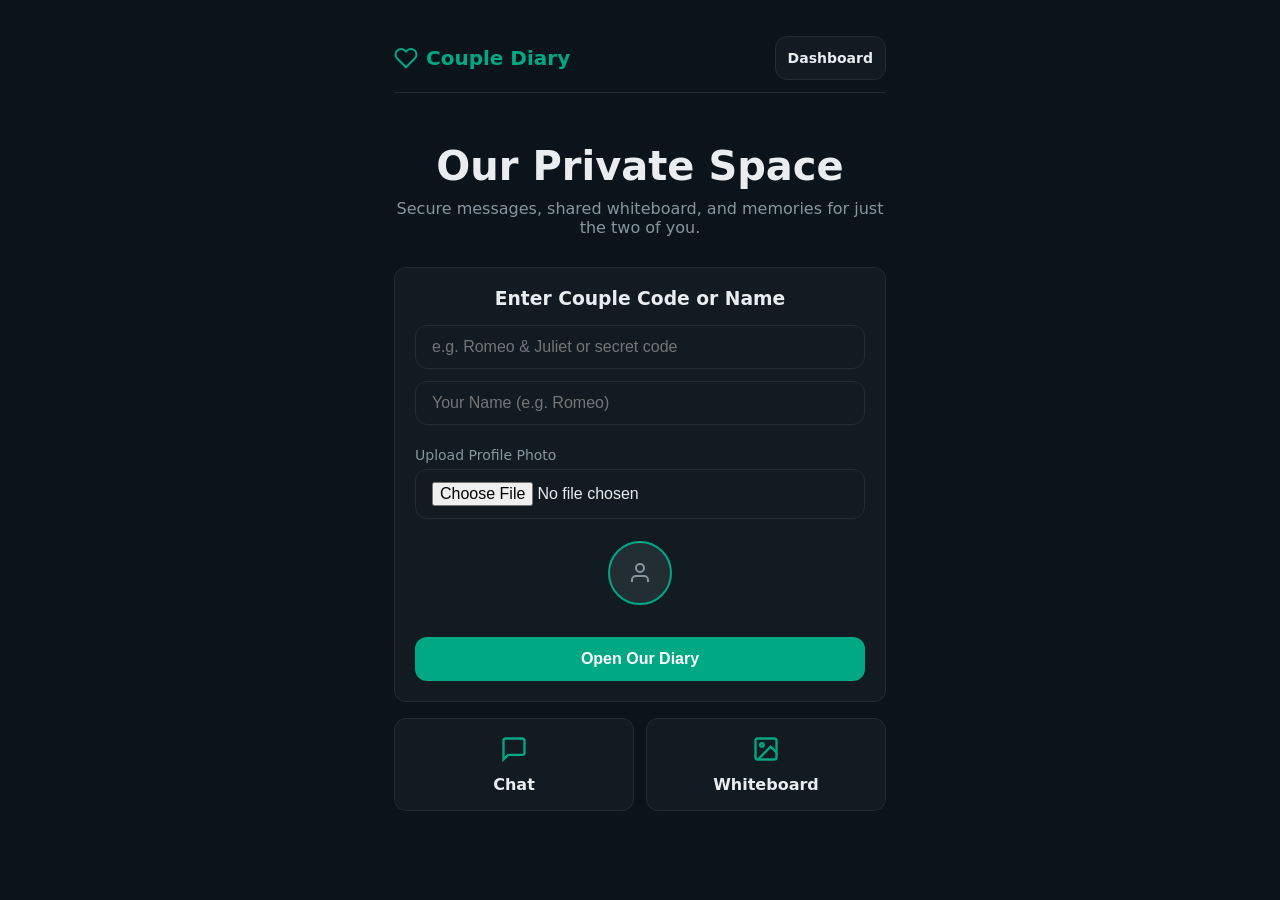
<file: index.html>
<!DOCTYPE html>
<html lang="en">
<head>
  <meta charset="UTF-8">
  <meta name="viewport" content="width=device-width, initial-scale=1.0">
  <title>Couple Diary</title>
  <link rel="stylesheet" href="style.css">
</head>
<body>
  <div class="container">
    <header>
      <a href="index.html" class="logo">
        <svg width="24" height="24" viewBox="0 0 24 24" fill="none" stroke="currentColor" stroke-width="2"><path d="M20.84 4.61a5.5 5.5 0 0 0-7.78 0L12 5.67l-1.06-1.06a5.5 5.5 0 0 0-7.78 7.78l1.06 1.06L12 21.23l7.78-7.78 1.06-1.06a5.5 5.5 0 0 0 0-7.78z"></path></svg>
        Couple Diary
      </a>
      <a href="dashboard.html" class="btn btn-secondary" style="padding: 6px 12px; font-size: 14px;">Dashboard</a>
    </header>

    <div style="text-align: center; margin: 30px 0;">
      <h1 style="font-size: clamp(28px, 6vw, 40px); margin-bottom: 10px;">Our Private Space</h1>
      <p style="color: var(--text-muted); font-size: 16px;">Secure messages, shared whiteboard, and memories for just the two of you.</p>
    </div>

    <div class="card" style="text-align: center;">
      <h3 style="margin-bottom: 16px;">Enter Couple Code or Name</h3>
      <div style="display: flex; flex-direction: column; gap: 12px;">
        <input type="text" id="coupleCode" placeholder="e.g. Romeo & Juliet or secret code">
        <input type="text" id="userName" placeholder="Your Name (e.g. Romeo)">
        
        <div style="margin-top: 10px; text-align: left;">
          <label style="font-size: 14px; color: var(--text-muted); display: block; margin-bottom: 6px;">Upload Profile Photo</label>
          <input type="file" id="photoInput" accept="image/*">
        </div>

        <div class="round-avatar" id="previewAvatar" style="margin: 10px auto;">
          <svg width="24" height="24" fill="none" stroke="var(--text-muted)" stroke-width="2" viewBox="0 0 24 24"><path d="M20 21v-2a4 4 0 0 0-4-4H8a4 4 0 0 0-4 4v2"></path><circle cx="12" cy="7" r="4"></circle></svg>
        </div>

        <button class="btn" id="enterBtn" style="width: 100%; margin-top: 10px;">Open Our Diary</button>
      </div>
    </div>

    <div style="display: grid; grid-template-columns: 1fr 1fr; gap: 12px; margin-bottom: 20px;">
      <a href="chat.html" class="card" style="text-decoration: none; color: inherit; text-align: center; padding: 16px;">
        <svg width="28" height="28" fill="none" stroke="var(--accent)" stroke-width="2" viewBox="0 0 24 24"><path d="M21 15a2 2 0 0 1-2 2H7l-4 4V5a2 2 0 0 1 2-2h14a2 2 0 0 1 2 2z"></path></svg>
        <h4 style="margin-top: 8px;">Chat</h4>
      </a>
      <a href="whiteboard.html" class="card" style="text-decoration: none; color: inherit; text-align: center; padding: 16px;">
        <svg width="28" height="28" fill="none" stroke="var(--accent)" stroke-width="2" viewBox="0 0 24 24"><rect x="3" y="3" width="18" height="18" rx="2" ry="2"></rect><circle cx="8.5" cy="8.5" r="1.5"></circle><polyline points="21 15 16 10 5 21"></polyline></svg>
        <h4 style="margin-top: 8px;">Whiteboard</h4>
      </a>
    </div>
  </div>

  <script>
    const photoInput = document.getElementById('photoInput');
    const previewAvatar = document.getElementById('previewAvatar');
    let base64Photo = '';

    photoInput.addEventListener('change', (e) => {
      const file = e.target.files[0];
      if (file) {
        const reader = new FileReader();
        reader.onload = (event) => {
          base64Photo = event.target.result;
          previewAvatar.innerHTML = `<img src="${base64Photo}" alt="Avatar">`;
        };
        reader.readAsDataURL(file);
      }
    });

    document.getElementById('enterBtn').addEventListener('click', () => {
      const code = document.getElementById('coupleCode').value.trim() || 'DefaultCouple';
      const name = document.getElementById('userName').value.trim() || 'Partner';
      
      localStorage.setItem('couple_code', code);
      localStorage.setItem('couple_username', name);
      if (base64Photo) {
        localStorage.setItem('couple_photo', base64Photo);
      }
      
      window.location.href = 'chat.html';
    });
  </script>
</body>
</html>
</file>
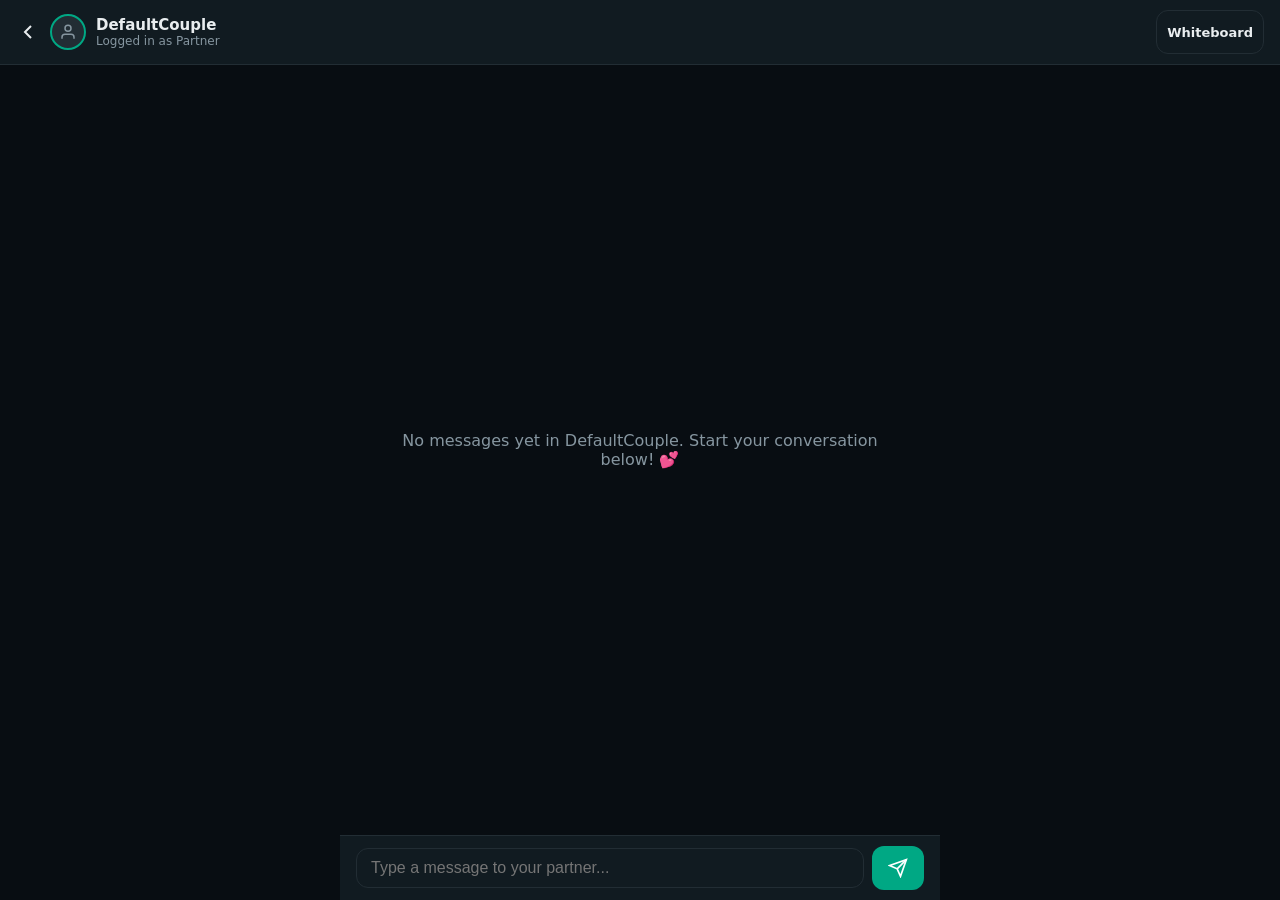
<file: chat.html>
<!DOCTYPE html>
<html lang="en">
<head>
  <meta charset="UTF-8">
  <meta name="viewport" content="width=device-width, initial-scale=1.0">
  <title>Chat - Couple Diary</title>
  <link rel="stylesheet" href="style.css">
  <style>
    body {
      background-color: var(--bg-chat);
      height: 100vh;
      display: flex;
      flex-direction: column;
    }
    .chat-header {
      background-color: var(--bg-panel);
      padding: 10px 16px;
      display: flex;
      align-items: center;
      justify-content: space-between;
      border-bottom: 1px solid var(--border-color);
      position: sticky;
      top: 0;
      z-index: 10;
    }
    .chat-container {
      flex: 1;
      overflow-y: auto;
      padding: 16px;
      display: flex;
      flex-direction: column;
      gap: 12px;
      max-width: 600px;
      width: 100%;
      margin: 0 auto;
    }
    .message {
      max-width: 75%;
      padding: 8px 12px;
      border-radius: var(--radius);
      position: relative;
      font-size: 15px;
      line-height: 1.4;
      word-break: break-word;
    }
    .message.me {
      background-color: var(--bubble-me);
      align-self: flex-end;
      border-top-right-radius: 2px;
    }
    .message.you {
      background-color: var(--bubble-you);
      align-self: flex-start;
      border-top-left-radius: 2px;
    }
    .message .sender {
      font-size: 12px;
      color: var(--accent);
      margin-bottom: 2px;
      font-weight: 600;
    }
    .message .time {
      font-size: 10px;
      color: var(--text-muted);
      float: right;
      margin-left: 8px;
      margin-top: 4px;
    }
    .chat-input-bar {
      background-color: var(--bg-panel);
      padding: 10px 16px;
      display: flex;
      gap: 8px;
      align-items: center;
      border-top: 1px solid var(--border-color);
      max-width: 600px;
      width: 100%;
      margin: 0 auto;
    }
    .chat-input-bar input {
      flex: 1;
      padding: 10px 14px;
    }
  </style>
</head>
<body>

  <div class="chat-header">
    <div class="flex-row" style="gap: 10px;">
      <a href="index.html" style="color: var(--text-main); text-decoration: none; display: flex; align-items: center;">
        <svg width="24" height="24" fill="none" stroke="currentColor" stroke-width="2" viewBox="0 0 24 24"><polyline points="15 18 9 12 15 6"></polyline></svg>
      </a>
      <div class="round-avatar" id="headerAvatar" style="width: 36px; height: 36px;">
        <svg width="18" height="18" fill="none" stroke="var(--text-muted)" stroke-width="2" viewBox="0 0 24 24"><path d="M20 21v-2a4 4 0 0 0-4-4H8a4 4 0 0 0-4 4v2"></path><circle cx="12" cy="7" r="4"></circle></svg>
      </div>
      <div>
        <div id="coupleTitle" style="font-weight: 600; font-size: 15px;">Our Diary</div>
        <div id="activeUser" style="font-size: 12px; color: var(--text-muted);">Online</div>
      </div>
    </div>
    <a href="whiteboard.html" class="btn btn-secondary" style="padding: 6px 10px; font-size: 13px;">Whiteboard</a>
  </div>

  <div class="chat-container" id="chatContainer">
    <!-- Messages loaded dynamically -->
  </div>

  <div class="chat-input-bar">
    <input type="text" id="msgInput" placeholder="Type a message to your partner...">
    <button class="btn" id="sendBtn" style="padding: 10px 16px;">
      <svg width="20" height="20" fill="none" stroke="currentColor" stroke-width="2" viewBox="0 0 24 24"><line x1="22" y1="2" x2="11" y2="13"></line><polygon points="22 2 15 22 11 13 2 9 22 2"></polygon></svg>
    </button>
  </div>

  <script>
    const code = localStorage.getItem('couple_code') || 'DefaultCouple';
    const username = localStorage.getItem('couple_username') || 'Partner';
    const userPhoto = localStorage.getItem('couple_photo') || '';

    document.getElementById('coupleTitle').textContent = code;
    document.getElementById('activeUser').textContent = 'Logged in as ' + username;

    if (userPhoto) {
      document.getElementById('headerAvatar').innerHTML = `<img src="${userPhoto}" alt="Avatar">`;
    }

    const storageKey = 'couple_msgs_' + code;

    function loadMessages() {
      const container = document.getElementById('chatContainer');
      const msgs = JSON.parse(localStorage.getItem(storageKey) || '[]');
      
      if (msgs.length === 0) {
        container.innerHTML = `
          <div style="text-align: center; color: var(--text-muted); margin: auto; padding: 20px;">
            <p>No messages yet in ${code}. Start your conversation below! 💕</p>
          </div>
        `;
        return;
      }

      container.innerHTML = msgs.map(m => {
        const isMe = m.sender === username;
        return `
          <div class="message ${isMe ? 'me' : 'you'}">
            ${!isMe ? `<div class="sender">${m.sender}</div>` : ''}
            <div>${m.text}</div>
            <div class="time">${m.time}</div>
          </div>
        `;
      }).join('');
      
      container.scrollTop = container.scrollHeight;
    }

    function sendMessage() {
      const input = document.getElementById('msgInput');
      const text = input.value.trim();
      if (!text) return;

      const now = new Date();
      const timeStr = now.toLocaleTimeString([], { hour: '2-digit', minute: '2-digit' });

      const msgs = JSON.parse(localStorage.getItem(storageKey) || '[]');
      msgs.push({
        sender: username,
        text: text,
        time: timeStr
      });

      localStorage.setItem(storageKey, JSON.stringify(msgs));
      input.value = '';
      loadMessages();
    }

    document.getElementById('sendBtn').addEventListener('click', sendMessage);
    document.getElementById('msgInput').addEventListener('keypress', (e) => {
      if (e.key === 'Enter') sendMessage();
    });

    loadMessages();
  </script>
</body>
</html>
</file>
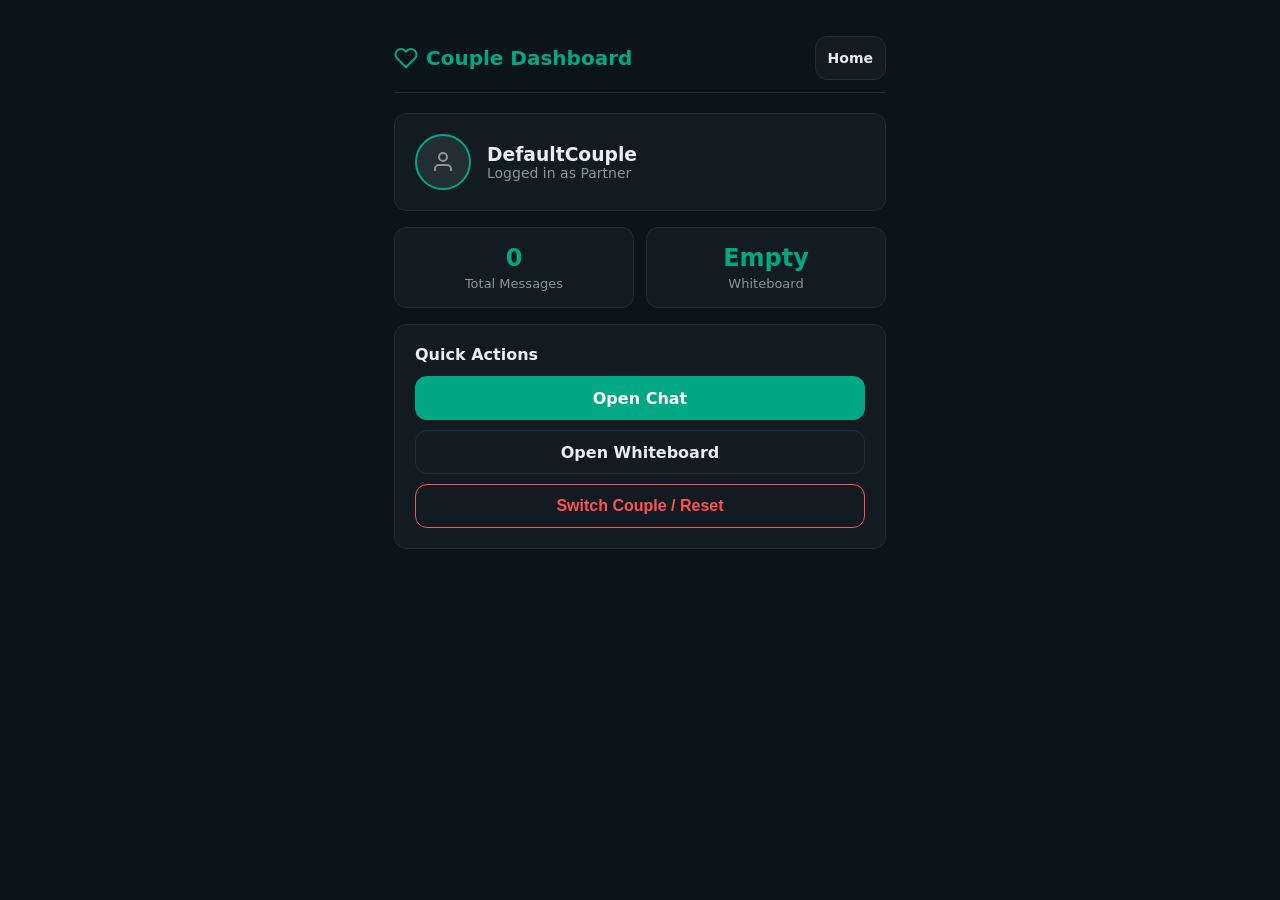
<file: dashboard.html>
<!DOCTYPE html>
<html lang="en">
<head>
  <meta charset="UTF-8">
  <meta name="viewport" content="width=device-width, initial-scale=1.0">
  <title>Dashboard - Couple Diary</title>
  <link rel="stylesheet" href="style.css">
</head>
<body>
  <div class="container">
    <header>
      <a href="index.html" class="logo">
        <svg width="24" height="24" viewBox="0 0 24 24" fill="none" stroke="currentColor" stroke-width="2"><path d="M20.84 4.61a5.5 5.5 0 0 0-7.78 0L12 5.67l-1.06-1.06a5.5 5.5 0 0 0-7.78 7.78l1.06 1.06L12 21.23l7.78-7.78 1.06-1.06a5.5 5.5 0 0 0 0-7.78z"></path></svg>
        Couple Dashboard
      </a>
      <a href="index.html" class="btn btn-secondary" style="padding: 6px 12px; font-size: 14px;">Home</a>
    </header>

    <div class="card" style="display: flex; align-items: center; gap: 16px;">
      <div class="round-avatar" id="dashAvatar" style="width: 56px; height: 56px;">
        <svg width="24" height="24" fill="none" stroke="var(--text-muted)" stroke-width="2" viewBox="0 0 24 24"><path d="M20 21v-2a4 4 0 0 0-4-4H8a4 4 0 0 0-4 4v2"></path><circle cx="12" cy="7" r="4"></circle></svg>
      </div>
      <div>
        <h3 id="dashCoupleTitle">Our Diary</h3>
        <p id="dashUser" style="color: var(--text-muted); font-size: 14px;">Logged in as Partner</p>
      </div>
    </div>

    <div style="display: grid; grid-template-columns: 1fr 1fr; gap: 12px; margin-bottom: 16px;">
      <div class="card" style="text-align: center; padding: 16px; margin: 0;">
        <div style="font-size: 24px; font-weight: 700; color: var(--accent);" id="msgCount">0</div>
        <div style="font-size: 13px; color: var(--text-muted); margin-top: 4px;">Total Messages</div>
      </div>
      <div class="card" style="text-align: center; padding: 16px; margin: 0;">
        <div style="font-size: 24px; font-weight: 700; color: var(--accent);" id="boardStatus">Empty</div>
        <div style="font-size: 13px; color: var(--text-muted); margin-top: 4px;">Whiteboard</div>
      </div>
    </div>

    <div class="card">
      <h4 style="margin-bottom: 12px;">Quick Actions</h4>
      <div style="display: flex; flex-direction: column; gap: 10px;">
        <a href="chat.html" class="btn" style="width: 100%; text-align: center;">Open Chat</a>
        <a href="whiteboard.html" class="btn btn-secondary" style="width: 100%; text-align: center;">Open Whiteboard</a>
        <button class="btn btn-secondary" id="resetBtn" style="width: 100%; color: #ff5252; border-color: #ff5252;">Switch Couple / Reset</button>
      </div>
    </div>
  </div>

  <script>
    const code = localStorage.getItem('couple_code') || 'DefaultCouple';
    const username = localStorage.getItem('couple_username') || 'Partner';
    const userPhoto = localStorage.getItem('couple_photo') || '';

    document.getElementById('dashCoupleTitle').textContent = code;
    document.getElementById('dashUser').textContent = 'Logged in as ' + username;

    if (userPhoto) {
      document.getElementById('dashAvatar').innerHTML = `<img src="${userPhoto}" alt="Avatar">`;
    }

    const msgs = JSON.parse(localStorage.getItem('couple_msgs_' + code) || '[]');
    document.getElementById('msgCount').textContent = msgs.length;

    const boardSaved = localStorage.getItem('couple_board_' + code);
    if (boardSaved) {
      document.getElementById('boardStatus').textContent = 'Saved Artwork';
    }

    document.getElementById('resetBtn').addEventListener('click', () => {
      if (confirm('Switch couple or reset local data?')) {
        localStorage.removeItem('couple_code');
        localStorage.removeItem('couple_username');
        localStorage.removeItem('couple_photo');
        window.location.href = 'index.html';
      }
    });
  </script>
</body>
</html>
</file>
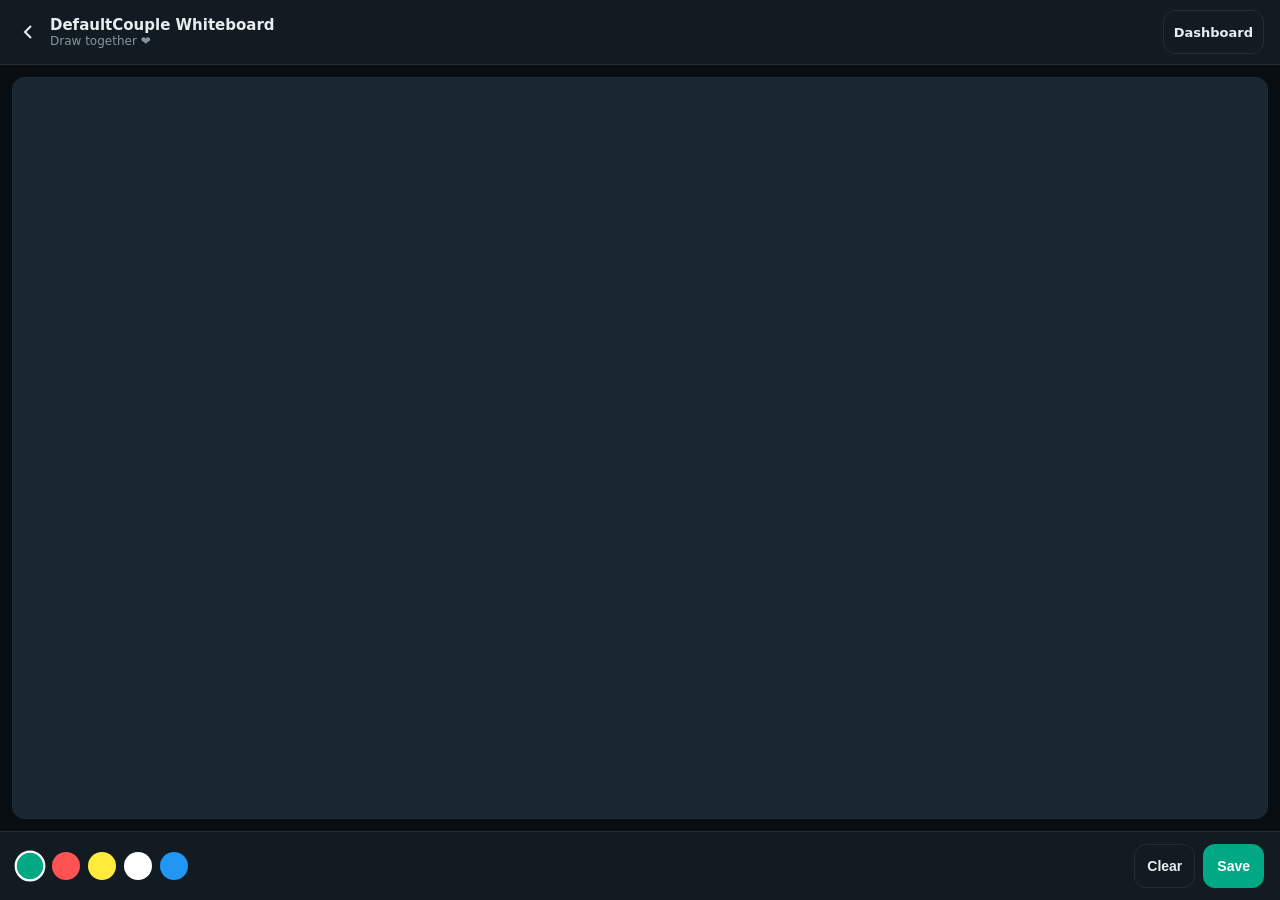
<file: whiteboard.html>
<!DOCTYPE html>
<html lang="en">
<head>
  <meta charset="UTF-8">
  <meta name="viewport" content="width=device-width, initial-scale=1.0">
  <title>Whiteboard - Couple Diary</title>
  <link rel="stylesheet" href="style.css">
  <style>
    body {
      background-color: var(--bg-chat);
      height: 100vh;
      display: flex;
      flex-direction: column;
      overflow: hidden;
    }
    .board-header {
      background-color: var(--bg-panel);
      padding: 10px 16px;
      display: flex;
      align-items: center;
      justify-content: space-between;
      border-bottom: 1px solid var(--border-color);
      z-index: 10;
    }
    .canvas-container {
      flex: 1;
      position: relative;
      background-color: var(--bg-panel);
      margin: 12px;
      border-radius: var(--radius);
      border: 1px solid var(--border-color);
      overflow: hidden;
      display: flex;
      justify-content: center;
      align-items: center;
    }
    canvas {
      display: block;
      touch-action: none;
      background-color: #1a2630;
      cursor: crosshair;
    }
    .toolbar {
      background-color: var(--bg-panel);
      padding: 12px 16px;
      display: flex;
      align-items: center;
      justify-content: space-between;
      border-top: 1px solid var(--border-color);
      gap: 10px;
      flex-wrap: wrap;
    }
    .colors {
      display: flex;
      gap: 8px;
    }
    .color-btn {
      width: 28px;
      height: 28px;
      border-radius: 50%;
      border: 2px solid transparent;
      cursor: pointer;
    }
    .color-btn.active {
      border-color: #fff;
      transform: scale(1.1);
    }
  </style>
</head>
<body>

  <div class="board-header">
    <div class="flex-row" style="gap: 10px;">
      <a href="chat.html" style="color: var(--text-main); text-decoration: none; display: flex; align-items: center;">
        <svg width="24" height="24" fill="none" stroke="currentColor" stroke-width="2" viewBox="0 0 24 24"><polyline points="15 18 9 12 15 6"></polyline></svg>
      </a>
      <div>
        <div id="coupleTitle" style="font-weight: 600; font-size: 15px;">Shared Whiteboard</div>
        <div style="font-size: 12px; color: var(--text-muted);">Draw together ❤️</div>
      </div>
    </div>
    <a href="dashboard.html" class="btn btn-secondary" style="padding: 6px 10px; font-size: 13px;">Dashboard</a>
  </div>

  <div class="canvas-container" id="canvasBox">
    <canvas id="paintCanvas"></canvas>
  </div>

  <div class="toolbar">
    <div class="colors">
      <button class="color-btn active" style="background-color: #00a884;" data-color="#00a884"></button>
      <button class="color-btn" style="background-color: #ff5252;" data-color="#ff5252"></button>
      <button class="color-btn" style="background-color: #ffeb3b;" data-color="#ffeb3b"></button>
      <button class="color-btn" style="background-color: #ffffff;" data-color="#ffffff"></button>
      <button class="color-btn" style="background-color: #2196f3;" data-color="#2196f3"></button>
    </div>
    <div class="flex-row" style="gap: 8px;">
      <button class="btn btn-secondary" id="clearBtn" style="padding: 6px 12px; font-size: 14px;">Clear</button>
      <button class="btn" id="saveBtn" style="padding: 6px 14px; font-size: 14px;">Save</button>
    </div>
  </div>

  <script>
    const code = localStorage.getItem('couple_code') || 'DefaultCouple';
    document.getElementById('coupleTitle').textContent = code + ' Whiteboard';

    const canvas = document.getElementById('paintCanvas');
    const ctx = canvas.getContext('2d');
    const container = document.getElementById('canvasBox');

    function resizeCanvas() {
      const rect = container.getBoundingClientRect();
      const tempCanvas = document.createElement('canvas');
      const tempCtx = tempCanvas.getContext('2d');
      tempCanvas.width = canvas.width || rect.width;
      tempCanvas.height = canvas.height || rect.height;
      tempCtx.drawImage(canvas, 0, 0);

      canvas.width = rect.width;
      canvas.height = rect.height;
      
      // restore background & drawing
      ctx.fillStyle = '#1a2630';
      ctx.fillRect(0, 0, canvas.width, canvas.height);
      ctx.drawImage(tempCanvas, 0, 0);
      loadSavedDrawing();
    }

    window.addEventListener('resize', resizeCanvas);
    
    // Initial size setup
    canvas.width = container.clientWidth;
    canvas.height = container.clientHeight;
    ctx.fillStyle = '#1a2630';
    ctx.fillRect(0, 0, canvas.width, canvas.height);

    const storageKey = 'couple_board_' + code;

    function loadSavedDrawing() {
      const saved = localStorage.getItem(storageKey);
      if (saved) {
        const img = new Image();
        img.onload = () => {
          ctx.drawImage(img, 0, 0);
        };
        img.src = saved;
      }
    }

    loadSavedDrawing();

    let painting = false;
    let currentColor = '#00a884';
    let lineWidth = 4;

    document.querySelectorAll('.color-btn').forEach(btn => {
      btn.addEventListener('click', (e) => {
        document.querySelectorAll('.color-btn').forEach(b => b.classList.remove('active'));
        e.target.classList.add('active');
        currentColor = e.target.getAttribute('data-color');
      });
    });

    function startPosition(e) {
      painting = true;
      draw(e);
    }

    function endPosition() {
      painting = false;
      ctx.beginPath();
      saveDrawing();
    }

    function draw(e) {
      if (!painting) return;
      e.preventDefault();

      const rect = canvas.getBoundingClientRect();
      const clientX = e.clientX || (e.touches && e.touches[0].clientX);
      const clientY = e.clientY || (e.touches && e.touches[0].clientY);
      
      const x = clientX - rect.left;
      const y = clientY - rect.top;

      ctx.lineWidth = lineWidth;
      ctx.lineCap = 'round';
      ctx.strokeStyle = currentColor;

      ctx.lineTo(x, y);
      ctx.stroke();
      ctx.beginPath();
      ctx.moveTo(x, y);
    }

    function saveDrawing() {
      localStorage.setItem(storageKey, canvas.toDataURL());
    }

    canvas.addEventListener('mousedown', startPosition);
    canvas.addEventListener('mouseup', endPosition);
    canvas.addEventListener('mousemove', draw);

    canvas.addEventListener('touchstart', startPosition);
    canvas.addEventListener('touchend', endPosition);
    canvas.addEventListener('touchmove', draw);

    document.getElementById('clearBtn').addEventListener('click', () => {
      ctx.fillStyle = '#1a2630';
      ctx.fillRect(0, 0, canvas.width, canvas.height);
      localStorage.removeItem(storageKey);
    });

    document.getElementById('saveBtn').addEventListener('click', () => {
      saveDrawing();
      alert('Whiteboard saved successfully! ❤️');
    });
  </script>
</body>
</html>
</file>
<file: style.css>
:root {
  --bg-dark: #0b141a;
  --bg-panel: #111b21;
  --bg-chat: #080d12;
  --text-main: #e9edef;
  --text-muted: #8696a0;
  --accent: #00a884;
  --accent-hover: #029374;
  --bubble-me: #005c4b;
  --bubble-you: #202c33;
  --border-color: #222d34;
  --radius: 12px;
}

* {
  box-sizing: border-box;
  margin: 0;
  padding: 0;
}

body {
  font-family: system-ui, -apple-system, "Segoe UI", Roboto, sans-serif;
  background-color: var(--bg-dark);
  color: var(--text-main);
  min-height: 100vh;
  display: flex;
  flex-direction: column;
}

.container {
  width: 100%;
  max-width: 480px;
  margin: 0 auto;
  padding: clamp(16px, 4vw, 24px);
  flex: 1;
  display: flex;
  flex-direction: column;
}

header {
  display: flex;
  align-items: center;
  justify-content: space-between;
  padding: 12px 0;
  border-bottom: 1px solid var(--border-color);
  margin-bottom: 20px;
}

.logo {
  font-size: 20px;
  font-weight: 700;
  color: var(--accent);
  display: flex;
  align-items: center;
  gap: 8px;
  text-decoration: none;
}

.btn {
  background-color: var(--accent);
  color: #fff;
  border: none;
  padding: 10px 16px;
  border-radius: var(--radius);
  font-size: 16px;
  font-weight: 600;
  cursor: pointer;
  text-align: center;
  display: inline-flex;
  align-items: center;
  justify-content: center;
  gap: 8px;
  text-decoration: none;
  transition: opacity 0.18s ease;
  min-height: 44px;
}

.btn:active {
  opacity: 0.8;
}

.btn-secondary {
  background-color: var(--bg-panel);
  color: var(--text-main);
  border: 1px solid var(--border-color);
}

input, select, textarea {
  width: 100%;
  padding: 12px 16px;
  background-color: var(--bg-panel);
  border: 1px solid var(--border-color);
  border-radius: var(--radius);
  color: var(--text-main);
  font-size: 16px;
  outline: none;
}

input:focus {
  border-color: var(--accent);
}

.card {
  background-color: var(--bg-panel);
  border: 1px solid var(--border-color);
  border-radius: var(--radius);
  padding: 20px;
  margin-bottom: 16px;
}

.round-avatar {
  width: 64px;
  height: 64px;
  border-radius: 50%;
  object-fit: cover;
  border: 2px solid var(--accent);
  background-color: var(--border-color);
  display: flex;
  align-items: center;
  justify-content: center;
  overflow: hidden;
}

.round-avatar img {
  width: 100%;
  height: 100%;
  object-fit: cover;
}

.flex-row {
  display: flex;
  gap: 12px;
  align-items: center;
}

.nav-bottom {
  position: sticky;
  bottom: 0;
  background-color: var(--bg-panel);
  border-top: 1px solid var(--border-color);
  display: flex;
  justify-content: space-around;
  padding: 10px 0;
  margin-top: auto;
}

.nav-item {
  color: var(--text-muted);
  text-decoration: none;
  font-size: 13px;
  display: flex;
  flex-direction: column;
  align-items: center;
  gap: 4px;
}

.nav-item.active {
  color: var(--accent);
}

@media (min-width: 720px) {
  .container {
    max-width: 540px;
  }
}
</file>
